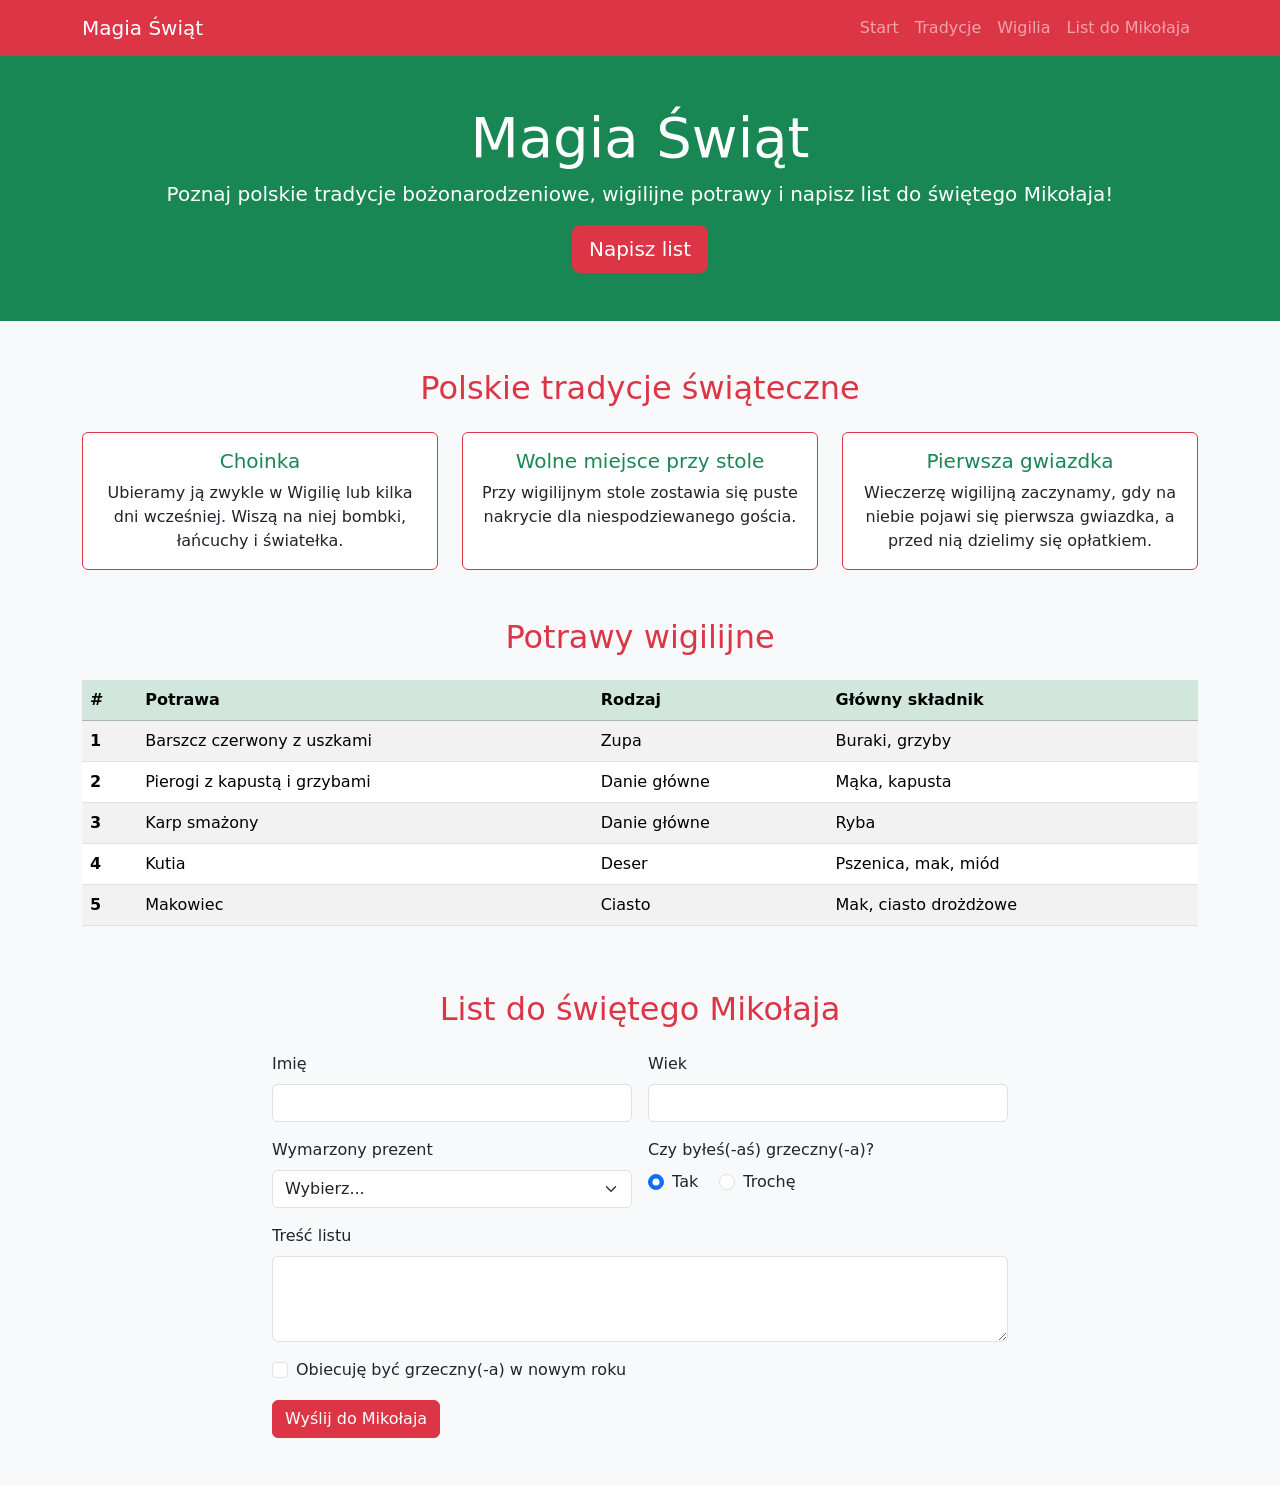
<file: boostrap/index.html>
<!DOCTYPE html>
<html lang="pl">
<head>
  <meta charset="UTF-8">
  <meta name="viewport" content="width=device-width, initial-scale=1">
  <title>Magia Świąt</title>
  <link href="https://cdn.jsdelivr.net/npm/bootstrap@5.3.3/dist/css/bootstrap.min.css" rel="stylesheet">
</head>
<body class="bg-light">

  <nav class="navbar navbar-expand-lg navbar-dark bg-danger sticky-top">
    <div class="container">
      <a class="navbar-brand" href="#div1"> Magia Świąt</a>
      <button class="navbar-toggler" type="button">
        <span class="navbar-toggler-icon"></span>
      </button>
      <div class="collapse navbar-collapse" id="menu1">
        <ul class="navbar-nav ms-auto">
          <li class="nav-item"><a class="nav-link" href="#div1">Start</a></li>
          <li class="nav-item"><a class="nav-link" href="#div2">Tradycje</a></li>
          <li class="nav-item"><a class="nav-link" href="#div3">Wigilia</a></li>
          <li class="nav-item"><a class="nav-link" href="#div4">List do Mikołaja</a></li>
        </ul>
      </div>
    </div>
  </nav>

  <header id="div1" class="bg-success text-white text-center py-5">
    <div class="container">
      <h1 class="display-4">Magia Świąt</h1>
      <p class="lead">Poznaj polskie tradycje bożonarodzeniowe, wigilijne potrawy i napisz list do świętego Mikołaja!</p>
      <a href="#div4" class="btn btn-danger btn-lg">Napisz list </a>
    </div>
  </header>

  <main class="container my-5">

    <section id="div2" class="mb-5">
      <h2 class="text-center text-danger mb-4"> Polskie tradycje świąteczne</h2>
      <div class="row g-4">
        <div class="col-12 col-md-6 col-lg-4">
          <div class="card h-100 border-danger">
            <div class="card-body text-center">
              <div class="display-5"></div>
              <h3 class="card-title h5 text-success">Choinka</h3>
              <p class="card-text">Ubieramy ją zwykle w Wigilię lub kilka dni wcześniej. Wiszą na niej bombki, łańcuchy i światełka.</p>
            </div>
          </div>
        </div>
        <div class="col-12 col-md-6 col-lg-4">
          <div class="card h-100 border-danger">
            <div class="card-body text-center">
              <div class="display-5"></div>
              <h3 class="card-title h5 text-success">Wolne miejsce przy stole</h3>
              <p class="card-text">Przy wigilijnym stole zostawia się puste nakrycie dla niespodziewanego gościa.</p>
            </div>
          </div>
        </div>
        <div class="col-12 col-md-12 col-lg-4">
          <div class="card h-100 border-danger">
            <div class="card-body text-center">
              <div class="display-5"></div>
              <h3 class="card-title h5 text-success">Pierwsza gwiazdka</h3>
              <p class="card-text">Wieczerzę wigilijną zaczynamy, gdy na niebie pojawi się pierwsza gwiazdka, a przed nią dzielimy się opłatkiem.</p>
            </div>
          </div>
        </div>
      </div>
    </section>

    <section id="div3" class="mb-5">
      <h2 class="text-center text-danger mb-4"> Potrawy wigilijne</h2>
      <div class="table-responsive">
        <table id="tabela1" class="table table-striped table-hover align-middle">
          <thead class="table-success">
            <tr>
              <th scope="col">#</th>
              <th scope="col">Potrawa</th>
              <th scope="col">Rodzaj</th>
              <th scope="col">Główny składnik</th>
            </tr>
          </thead>
          <tbody>
            <tr>
              <th scope="row">1</th>
              <td>Barszcz czerwony z uszkami</td>
              <td>Zupa</td>
              <td>Buraki, grzyby</td>
            </tr>
            <tr>
              <th scope="row">2</th>
              <td>Pierogi z kapustą i grzybami</td>
              <td>Danie główne</td>
              <td>Mąka, kapusta</td>
            </tr>
            <tr>
              <th scope="row">3</th>
              <td>Karp smażony</td>
              <td>Danie główne</td>
              <td>Ryba</td>
            </tr>
            <tr>
              <th scope="row">4</th>
              <td>Kutia</td>
              <td>Deser</td>
              <td>Pszenica, mak, miód</td>
            </tr>
            <tr>
              <th scope="row">5</th>
              <td>Makowiec</td>
              <td>Ciasto</td>
              <td>Mak, ciasto drożdżowe</td>
            </tr>
          </tbody>
        </table>
      </div>
    </section>

    <section id="div4" class="mb-5">
      <h2 class="text-center text-danger mb-4"> List do świętego Mikołaja</h2>
      <div class="row justify-content-center">
        <div class="col-12 col-md-10 col-lg-8">
          <form id="formularz1" class="row g-3 needs-validation" novalidate>
            <div class="col-md-6">
              <label for="pole1" class="form-label">Imię</label>
              <input type="text" class="form-control" id="pole1" required>
              <div class="invalid-feedback">Podaj imię.</div>
            </div>
            <div class="col-md-6">
              <label for="pole2" class="form-label">Wiek</label>
              <input type="number" class="form-control" id="pole2" min="1" max="120" required>
              <div class="invalid-feedback">Podaj wiek (1–120).</div>
            </div>
            <div class="col-md-6">
              <label for="pole3" class="form-label">Wymarzony prezent</label>
              <select class="form-select" id="pole3" required>
                <option value="" selected disabled>Wybierz...</option>
                <option>Książka</option>
                <option>Gra planszowa</option>
                <option>Słuchawki</option>
                <option>Ciepły sweter</option>
                <option>Inny (opisz poniżej)</option>
              </select>
              <div class="invalid-feedback">Wybierz prezent.</div>
            </div>
            <div class="col-md-6">
              <label class="form-label d-block">Czy byłeś(-aś) grzeczny(-a)?</label>
              <div class="form-check form-check-inline">
                <input class="form-check-input" type="radio" name="radio" id="radio1" value="tak" checked>
                <label class="form-check-label" for="radio1">Tak</label>
              </div>
              <div class="form-check form-check-inline">
                <input class="form-check-input" type="radio" name="radio" id="radio2" value="troche">
                <label class="form-check-label" for="radio2">Trochę</label>
              </div>
            </div>
            <div class="col-12">
              <label for="pole4" class="form-label">Treść listu</label>
              <textarea class="form-control" id="pole4" rows="3" required></textarea>
              <div class="invalid-feedback">Napisz kilka słów do Mikołaja.</div>
            </div>
            <div class="col-12">
              <div class="form-check">
                <input class="form-check-input" type="checkbox" id="pole5" required>
                <label class="form-check-label" for="pole5">Obiecuję być grzeczny(-a) w nowym roku</label>
                <div class="invalid-feedback">Zaznacz, aby wysłać list.</div>
              </div>
            </div>
            <div class="col-12">
              <button class="btn btn-danger" type="submit">Wyślij do Mikołaja</button>
            </div>
          </form>
          <div id="komunikat1" class="alert alert-success mt-3 d-none" role="alert">
            Twój list został wysłany na Biegun Północny. Wesołych Świąt!
          </div>
        </div>
      </div>
    </section>

  </main>

  <script src="https://cdn.jsdelivr.net/npm/bootstrap@5.3.3/dist/js/bootstrap.bundle.min.js"></script>
  <script>
    const form = document.getElementById('formularz1');
    form.addEventListener('submit', function (e) {
      e.preventDefault();
      if (form.checkValidity()) {
        document.getElementById('komunikat1').classList.remove('d-none');
        form.reset();
        form.classList.remove('was-validated');
      } else {
        form.classList.add('was-validated');
      }
    });
  </script>
</body>
</html>
</file>
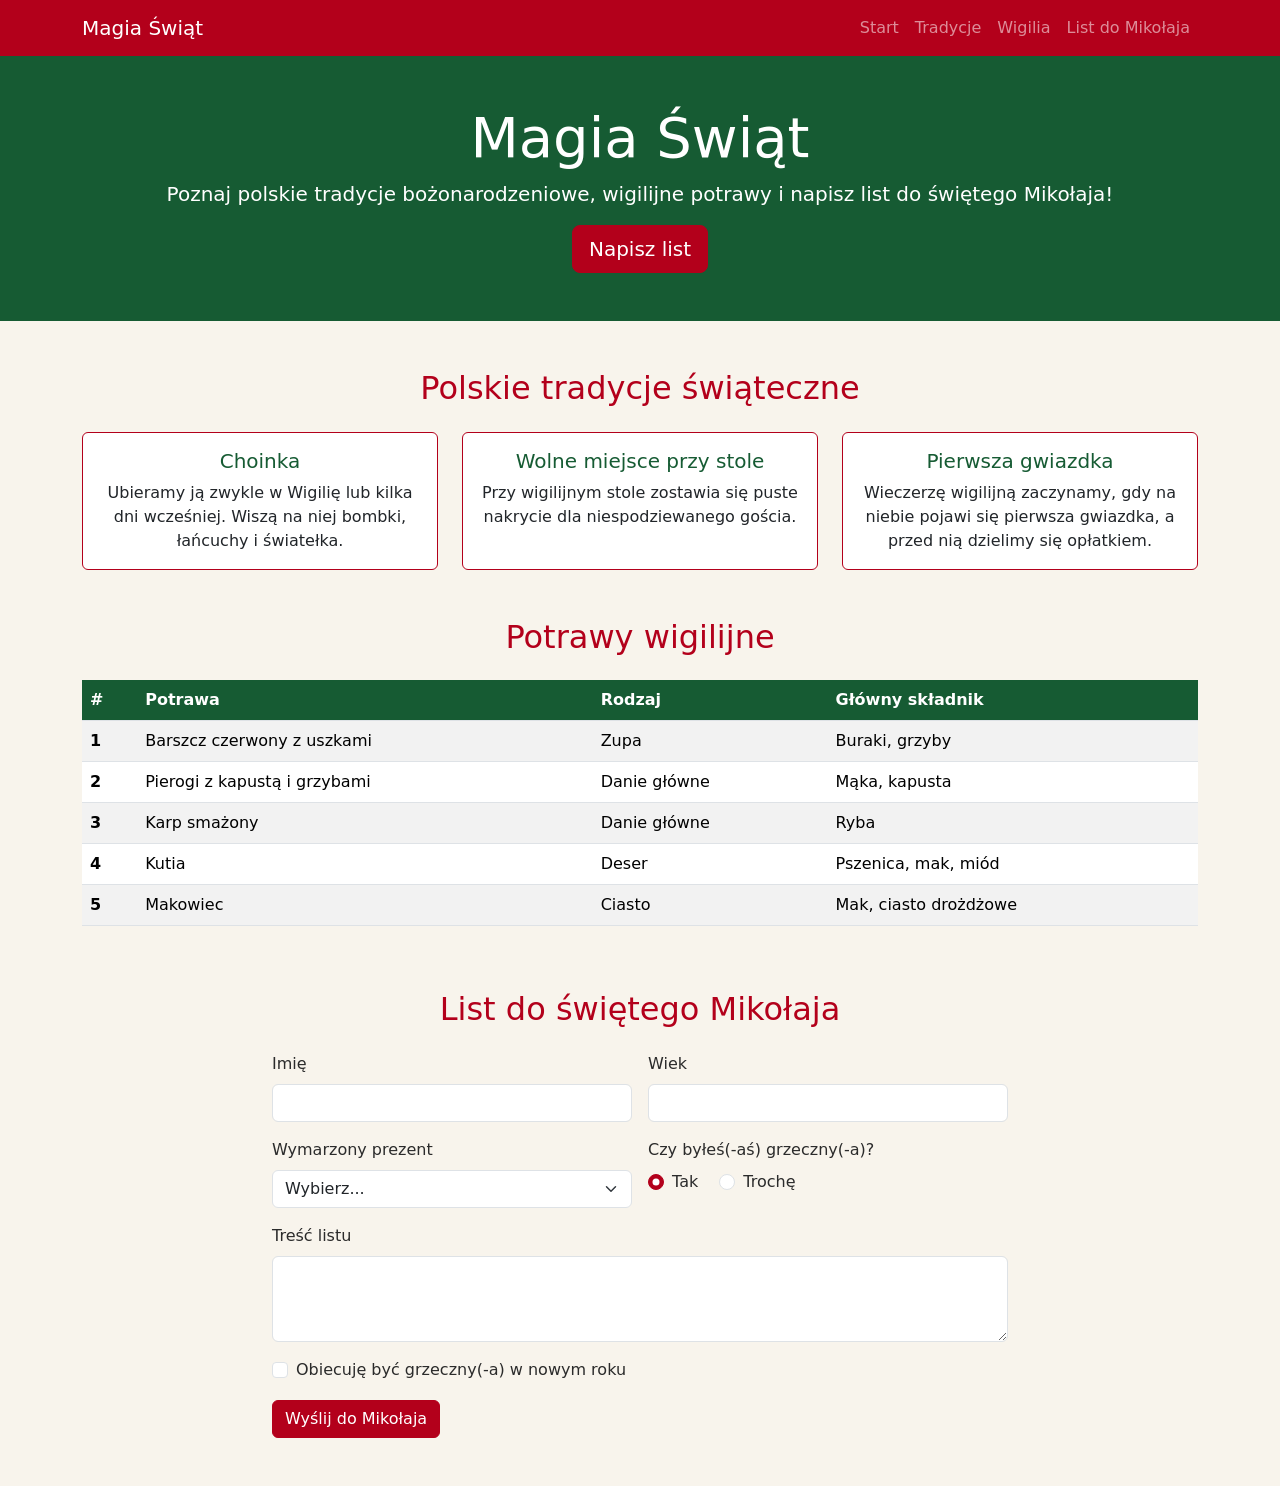
<file: boostrap/index-samhtml.html>
<!DOCTYPE html>
<html lang="pl">
<head>
  <meta charset="UTF-8">
  <meta name="viewport" content="width=device-width, initial-scale=1">
  <title>Magia Świąt</title>
  <link href="https://cdn.jsdelivr.net/npm/bootstrap@5.3.3/dist/css/bootstrap.min.css" rel="stylesheet">
  <link href="css.css" rel="stylesheet">
</head>
<body>

  <!-- NAWIGACJA -->
  <nav class="navbar navbar-expand-lg navbar-dark sticky-top">
    <div class="container">
      <a class="navbar-brand" href="#div1"> Magia Świąt</a>
      <button class="navbar-toggler" type="button" data-bs-toggle="collapse" data-bs-target="#menu1"
              aria-controls="menu1" aria-expanded="false" aria-label="Pokaż menu">
        <span class="navbar-toggler-icon"></span>
      </button>
      <div class="collapse navbar-collapse" id="menu1">
        <ul class="navbar-nav ms-auto">
          <li class="nav-item"><a class="nav-link" href="#div1">Start</a></li>
          <li class="nav-item"><a class="nav-link" href="#div2">Tradycje</a></li>
          <li class="nav-item"><a class="nav-link" href="#div3">Wigilia</a></li>
          <li class="nav-item"><a class="nav-link" href="#div4">List do Mikołaja</a></li>
        </ul>
      </div>
    </div>
  </nav>

  <!-- BANER -->
  <header id="div1" class="text-center py-5">
    <div class="container">
      <h1 class="display-4">Magia Świąt</h1>
      <p class="lead">Poznaj polskie tradycje bożonarodzeniowe, wigilijne potrawy i napisz list do świętego Mikołaja!</p>
      <a href="#div4" class="btn btn-lg">Napisz list </a>
    </div>
  </header>

  <main class="container my-5">

    <!-- SEKCJA Z SIATKĄ (karty) -->
    <section id="div2" class="mb-5">
      <h2 class="text-center mb-4"> Polskie tradycje świąteczne</h2>
      <div class="row g-4">
        <div class="col-12 col-md-6 col-lg-4">
          <div class="card h-100">
            <div class="card-body text-center">
              <div class="display-5"></div>
              <h3 class="card-title h5">Choinka</h3>
              <p class="card-text">Ubieramy ją zwykle w Wigilię lub kilka dni wcześniej. Wiszą na niej bombki, łańcuchy i światełka.</p>
            </div>
          </div>
        </div>
        <div class="col-12 col-md-6 col-lg-4">
          <div class="card h-100">
            <div class="card-body text-center">
              <div class="display-5"></div>
              <h3 class="card-title h5">Wolne miejsce przy stole</h3>
              <p class="card-text">Przy wigilijnym stole zostawia się puste nakrycie dla niespodziewanego gościa.</p>
            </div>
          </div>
        </div>
        <div class="col-12 col-md-12 col-lg-4">
          <div class="card h-100">
            <div class="card-body text-center">
              <div class="display-5"></div>
              <h3 class="card-title h5">Pierwsza gwiazdka</h3>
              <p class="card-text">Wieczerzę wigilijną zaczynamy, gdy na niebie pojawi się pierwsza gwiazdka, a przed nią dzielimy się opłatkiem.</p>
            </div>
          </div>
        </div>
      </div>
    </section>

    <!-- TABELA -->
    <section id="div3" class="mb-5">
      <h2 class="text-center mb-4"> Potrawy wigilijne</h2>
      <div class="table-responsive">
        <table id="tabela1" class="table table-striped table-hover align-middle">
          <thead>
            <tr>
              <th scope="col">#</th>
              <th scope="col">Potrawa</th>
              <th scope="col">Rodzaj</th>
              <th scope="col">Główny składnik</th>
            </tr>
          </thead>
          <tbody>
            <tr>
              <th scope="row">1</th>
              <td>Barszcz czerwony z uszkami</td>
              <td>Zupa</td>
              <td>Buraki, grzyby</td>
            </tr>
            <tr>
              <th scope="row">2</th>
              <td>Pierogi z kapustą i grzybami</td>
              <td>Danie główne</td>
              <td>Mąka, kapusta</td>
            </tr>
            <tr>
              <th scope="row">3</th>
              <td>Karp smażony</td>
              <td>Danie główne</td>
              <td>Ryba</td>
            </tr>
            <tr>
              <th scope="row">4</th>
              <td>Kutia</td>
              <td>Deser</td>
              <td>Pszenica, mak, miód</td>
            </tr>
            <tr>
              <th scope="row">5</th>
              <td>Makowiec</td>
              <td>Ciasto</td>
              <td>Mak, ciasto drożdżowe</td>
            </tr>
          </tbody>
        </table>
      </div>
    </section>

    <!-- FORMULARZ -->
    <section id="div4" class="mb-5">
      <h2 class="text-center mb-4"> List do świętego Mikołaja</h2>
      <div class="row justify-content-center">
        <div class="col-12 col-md-10 col-lg-8">
          <form id="formularz1" class="row g-3 needs-validation" novalidate>
            <div class="col-md-6">
              <label for="pole1" class="form-label">Imię</label>
              <input type="text" class="form-control" id="pole1" required>
              <div class="invalid-feedback">Podaj imię.</div>
            </div>
            <div class="col-md-6">
              <label for="pole2" class="form-label">Wiek</label>
              <input type="number" class="form-control" id="pole2" min="1" max="120" required>
              <div class="invalid-feedback">Podaj wiek (1–120).</div>
            </div>
            <div class="col-md-6">
              <label for="pole3" class="form-label">Wymarzony prezent</label>
              <select class="form-select" id="pole3" required>
                <option value="" selected disabled>Wybierz...</option>
                <option>Książka</option>
                <option>Gra planszowa</option>
                <option>Słuchawki</option>
                <option>Ciepły sweter</option>
                <option>Inny (opisz poniżej)</option>
              </select>
              <div class="invalid-feedback">Wybierz prezent.</div>
            </div>
            <div class="col-md-6">
              <label class="form-label d-block">Czy byłeś(-aś) grzeczny(-a)?</label>
              <div class="form-check form-check-inline">
                <input class="form-check-input" type="radio" name="radio" id="radio1" value="tak" checked>
                <label class="form-check-label" for="radio1">Tak</label>
              </div>
              <div class="form-check form-check-inline">
                <input class="form-check-input" type="radio" name="radio" id="radio2" value="troche">
                <label class="form-check-label" for="radio2">Trochę</label>
              </div>
            </div>
            <div class="col-12">
              <label for="pole4" class="form-label">Treść listu</label>
              <textarea class="form-control" id="pole4" rows="3" required></textarea>
              <div class="invalid-feedback">Napisz kilka słów do Mikołaja.</div>
            </div>
            <div class="col-12">
              <div class="form-check">
                <input class="form-check-input" type="checkbox" id="pole5" required>
                <label class="form-check-label" for="pole5">Obiecuję być grzeczny(-a) w nowym roku</label>
                <div class="invalid-feedback">Zaznacz, aby wysłać list.</div>
              </div>
            </div>
            <div class="col-12">
              <button class="btn" type="submit">Wyślij do Mikołaja</button>
            </div>
          </form>
          <div id="komunikat1" class="alert mt-3 d-none" role="alert">
            🎁 Twój list został wysłany na Biegun Północny. Wesołych Świąt!
          </div>
        </div>
      </div>
    </section>

  </main>

  <script src="https://cdn.jsdelivr.net/npm/bootstrap@5.3.3/dist/js/bootstrap.bundle.min.js"></script>
  <script>
    // Walidacja formularza (klasy Bootstrapa)
    const form = document.getElementById('formularz1');
    form.addEventListener('submit', function (e) {
      e.preventDefault();
      if (form.checkValidity()) {
        document.getElementById('komunikat1').classList.remove('d-none');
        form.reset();
        form.classList.remove('was-validated');
      } else {
        form.classList.add('was-validated');
      }
    });
  </script>
</body>
</html>
</file>
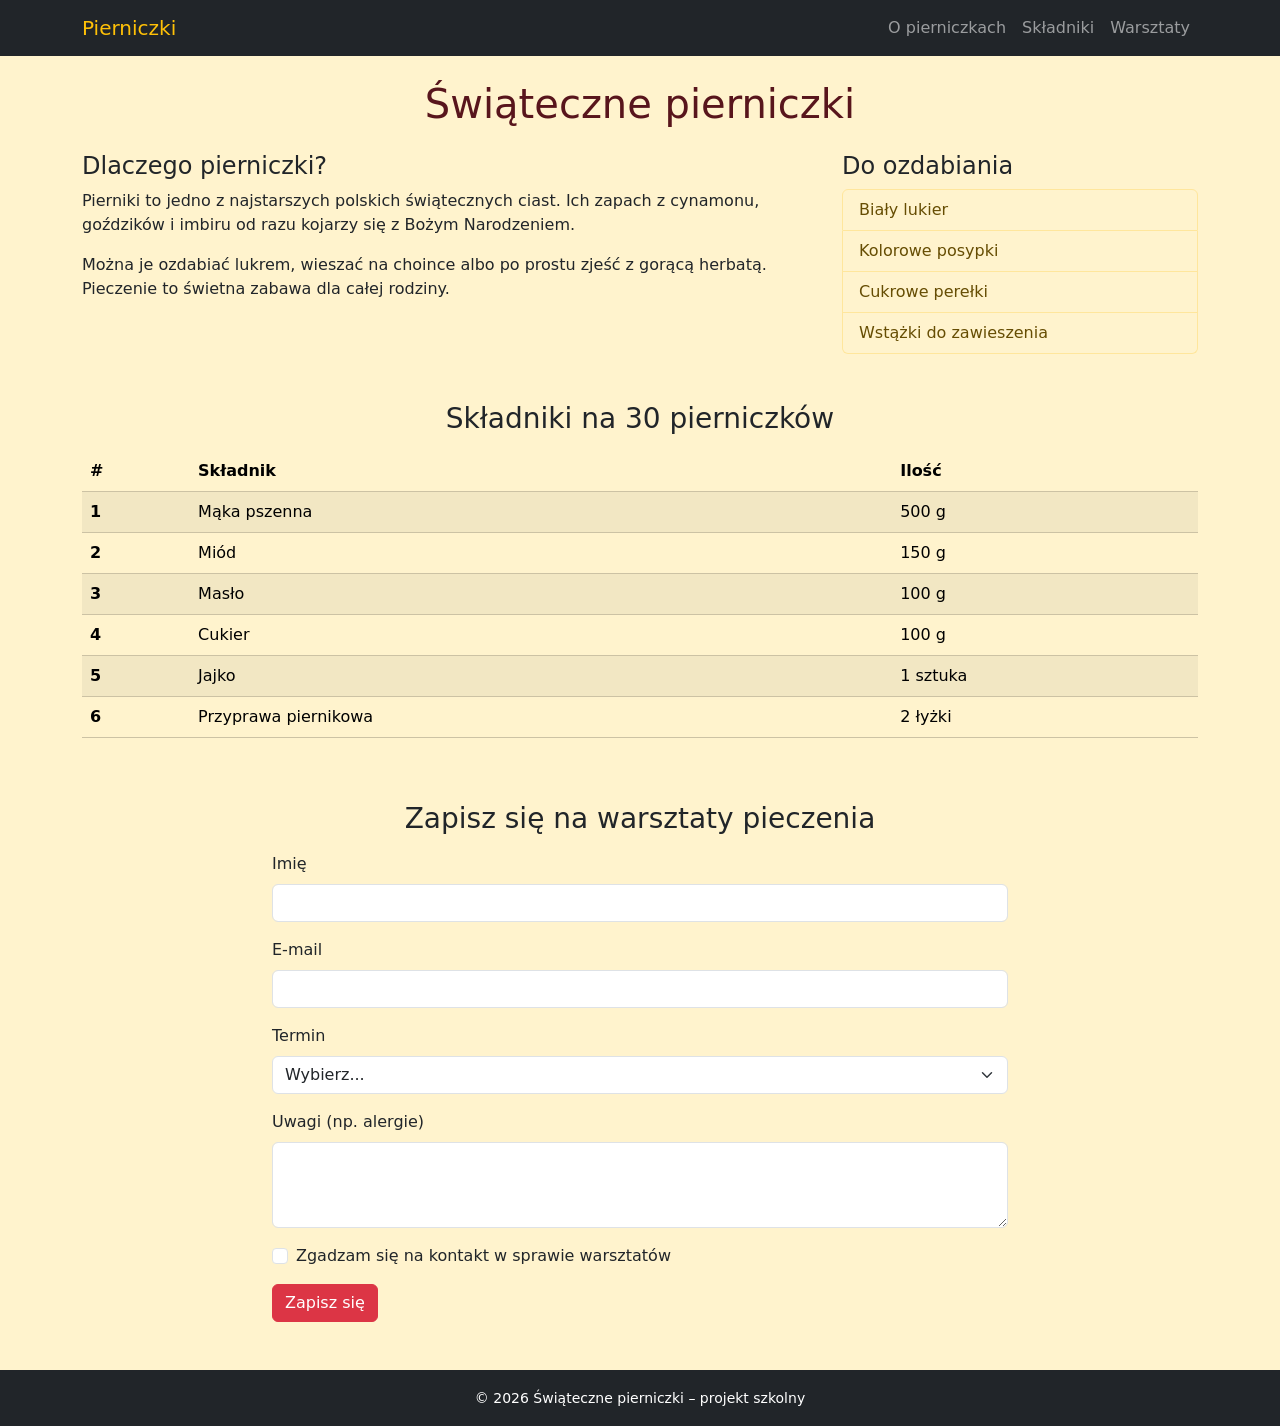
<file: boostrap/prosta-1plik.html>
<!DOCTYPE html>
<html lang="pl">
<head>
  <meta charset="UTF-8">
  <meta name="viewport" content="width=device-width, initial-scale=1">
  <title>Świąteczne pierniczki</title>
  <link href="https://cdn.jsdelivr.net/npm/bootstrap@5.3.3/dist/css/bootstrap.min.css" rel="stylesheet">
</head>
<body class="bg-warning-subtle">

  <!-- NAWIGACJA -->
  <nav class="navbar navbar-expand-md navbar-dark bg-dark">
    <div class="container">
      <a class="navbar-brand text-warning" href="#div1">Pierniczki</a>
      <button class="navbar-toggler" type="button" data-bs-toggle="collapse" data-bs-target="#menu1"
              aria-controls="menu1" aria-expanded="false" aria-label="Pokaż menu">
        <span class="navbar-toggler-icon"></span>
      </button>
      <div class="collapse navbar-collapse" id="menu1">
        <ul class="navbar-nav ms-auto">
          <li class="nav-item"><a class="nav-link" href="#div1">O pierniczkach</a></li>
          <li class="nav-item"><a class="nav-link" href="#div2">Składniki</a></li>
          <li class="nav-item"><a class="nav-link" href="#div3">Warsztaty</a></li>
        </ul>
      </div>
    </div>
  </nav>

  <main class="container my-4">

    <!-- TYTUŁ + DWIE KOLUMNY -->
    <section id="div1" class="mb-5">
      <h1 class="text-center text-danger-emphasis my-4">Świąteczne pierniczki</h1>
      <div class="row g-4">
        <div class="col-md-8">
          <h2 class="h4">Dlaczego pierniczki?</h2>
          <p>Pierniki to jedno z najstarszych polskich świątecznych ciast. Ich zapach z cynamonu, goździków i imbiru od razu kojarzy się z Bożym Narodzeniem.</p>
          <p>Można je ozdabiać lukrem, wieszać na choince albo po prostu zjeść z gorącą herbatą. Pieczenie to świetna zabawa dla całej rodziny.</p>
        </div>
        <div class="col-md-4">
          <h2 class="h4">Do ozdabiania</h2>
          <ul class="list-group">
            <li class="list-group-item list-group-item-warning">Biały lukier</li>
            <li class="list-group-item list-group-item-warning">Kolorowe posypki</li>
            <li class="list-group-item list-group-item-warning">Cukrowe perełki</li>
            <li class="list-group-item list-group-item-warning">Wstążki do zawieszenia</li>
          </ul>
        </div>
      </div>
    </section>

    <!-- TABELA -->
    <section id="div2" class="mb-5">
      <h2 class="h3 text-center mb-3">Składniki na 30 pierniczków</h2>
      <div class="table-responsive">
        <table id="tabela1" class="table table-warning table-striped">
          <thead>
            <tr>
              <th scope="col">#</th>
              <th scope="col">Składnik</th>
              <th scope="col">Ilość</th>
            </tr>
          </thead>
          <tbody>
            <tr>
              <th scope="row">1</th>
              <td>Mąka pszenna</td>
              <td>500 g</td>
            </tr>
            <tr>
              <th scope="row">2</th>
              <td>Miód</td>
              <td>150 g</td>
            </tr>
            <tr>
              <th scope="row">3</th>
              <td>Masło</td>
              <td>100 g</td>
            </tr>
            <tr>
              <th scope="row">4</th>
              <td>Cukier</td>
              <td>100 g</td>
            </tr>
            <tr>
              <th scope="row">5</th>
              <td>Jajko</td>
              <td>1 sztuka</td>
            </tr>
            <tr>
              <th scope="row">6</th>
              <td>Przyprawa piernikowa</td>
              <td>2 łyżki</td>
            </tr>
          </tbody>
        </table>
      </div>
    </section>

    <!-- FORMULARZ -->
    <section id="div3" class="mb-5">
      <h2 class="h3 text-center mb-3">Zapisz się na warsztaty pieczenia</h2>
      <div class="row justify-content-center">
        <div class="col-md-8">
          <form id="formularz1" onsubmit="alert('Dziękujemy za zapis! Do zobaczenia na warsztatach.'); return false;">
            <div class="mb-3">
              <label for="pole1" class="form-label">Imię</label>
              <input type="text" class="form-control" id="pole1" required>
            </div>
            <div class="mb-3">
              <label for="pole2" class="form-label">E-mail</label>
              <input type="email" class="form-control" id="pole2" required>
            </div>
            <div class="mb-3">
              <label for="pole3" class="form-label">Termin</label>
              <select class="form-select" id="pole3" required>
                <option value="" selected disabled>Wybierz...</option>
                <option>Niedziela, 6 grudnia</option>
                <option>Sobota, 12 grudnia</option>
                <option>Sobota, 19 grudnia</option>
              </select>
            </div>
            <div class="mb-3">
              <label for="pole4" class="form-label">Uwagi (np. alergie)</label>
              <textarea class="form-control" id="pole4" rows="3"></textarea>
            </div>
            <div class="form-check mb-3">
              <input class="form-check-input" type="checkbox" id="pole5" required>
              <label class="form-check-label" for="pole5">Zgadzam się na kontakt w sprawie warsztatów</label>
            </div>
            <button type="submit" class="btn btn-danger">Zapisz się</button>
          </form>
        </div>
      </div>
    </section>

  </main>

  <!-- STOPKA -->
  <footer class="bg-dark text-white text-center py-3">
    <small>&copy; 2026 Świąteczne pierniczki – projekt szkolny</small>
  </footer>

  <script src="https://cdn.jsdelivr.net/npm/bootstrap@5.3.3/dist/js/bootstrap.bundle.min.js"></script>
</body>
</html>
</file>
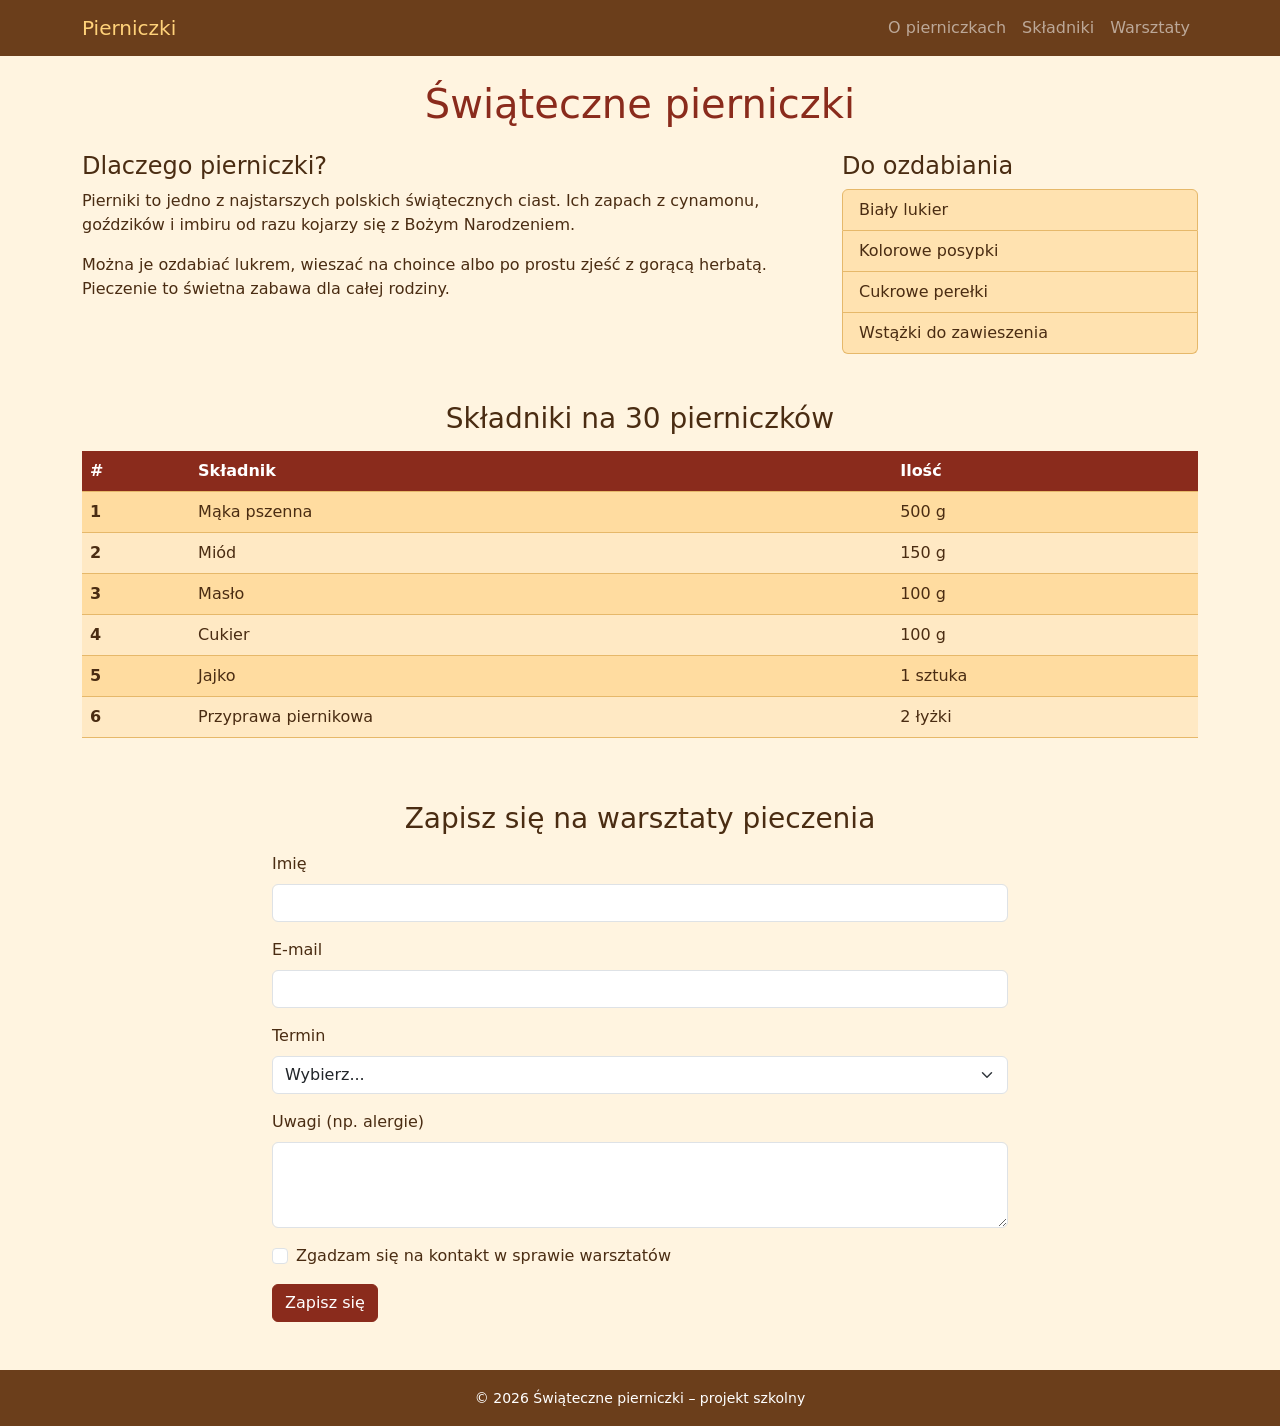
<file: boostrap/prosta-2pliki.html>
<!DOCTYPE html>
<html lang="pl">
<head>
  <meta charset="UTF-8">
  <meta name="viewport" content="width=device-width, initial-scale=1">
  <title>Świąteczne pierniczki</title>
  <link href="https://cdn.jsdelivr.net/npm/bootstrap@5.3.3/dist/css/bootstrap.min.css" rel="stylesheet">
  <link href="prosta.css" rel="stylesheet">
</head>
<body>

  <!-- NAWIGACJA -->
  <nav class="navbar navbar-expand-md navbar-dark">
    <div class="container">
      <a class="navbar-brand" href="#div1">Pierniczki</a>
      <button class="navbar-toggler" type="button" data-bs-toggle="collapse" data-bs-target="#menu1"
              aria-controls="menu1" aria-expanded="false" aria-label="Pokaż menu">
        <span class="navbar-toggler-icon"></span>
      </button>
      <div class="collapse navbar-collapse" id="menu1">
        <ul class="navbar-nav ms-auto">
          <li class="nav-item"><a class="nav-link" href="#div1">O pierniczkach</a></li>
          <li class="nav-item"><a class="nav-link" href="#div2">Składniki</a></li>
          <li class="nav-item"><a class="nav-link" href="#div3">Warsztaty</a></li>
        </ul>
      </div>
    </div>
  </nav>

  <main class="container my-4">

    <!-- TYTUŁ + DWIE KOLUMNY -->
    <section id="div1" class="mb-5">
      <h1 class="text-center my-4">Świąteczne pierniczki</h1>
      <div class="row g-4">
        <div class="col-md-8">
          <h2 class="h4">Dlaczego pierniczki?</h2>
          <p>Pierniki to jedno z najstarszych polskich świątecznych ciast. Ich zapach z cynamonu, goździków i imbiru od razu kojarzy się z Bożym Narodzeniem.</p>
          <p>Można je ozdabiać lukrem, wieszać na choince albo po prostu zjeść z gorącą herbatą. Pieczenie to świetna zabawa dla całej rodziny.</p>
        </div>
        <div class="col-md-4">
          <h2 class="h4">Do ozdabiania</h2>
          <ul class="list-group">
            <li class="list-group-item">Biały lukier</li>
            <li class="list-group-item">Kolorowe posypki</li>
            <li class="list-group-item">Cukrowe perełki</li>
            <li class="list-group-item">Wstążki do zawieszenia</li>
          </ul>
        </div>
      </div>
    </section>

    <!-- TABELA -->
    <section id="div2" class="mb-5">
      <h2 class="h3 text-center mb-3">Składniki na 30 pierniczków</h2>
      <div class="table-responsive">
        <table id="tabela1" class="table table-striped">
          <thead>
            <tr>
              <th scope="col">#</th>
              <th scope="col">Składnik</th>
              <th scope="col">Ilość</th>
            </tr>
          </thead>
          <tbody>
            <tr>
              <th scope="row">1</th>
              <td>Mąka pszenna</td>
              <td>500 g</td>
            </tr>
            <tr>
              <th scope="row">2</th>
              <td>Miód</td>
              <td>150 g</td>
            </tr>
            <tr>
              <th scope="row">3</th>
              <td>Masło</td>
              <td>100 g</td>
            </tr>
            <tr>
              <th scope="row">4</th>
              <td>Cukier</td>
              <td>100 g</td>
            </tr>
            <tr>
              <th scope="row">5</th>
              <td>Jajko</td>
              <td>1 sztuka</td>
            </tr>
            <tr>
              <th scope="row">6</th>
              <td>Przyprawa piernikowa</td>
              <td>2 łyżki</td>
            </tr>
          </tbody>
        </table>
      </div>
    </section>

    <!-- FORMULARZ -->
    <section id="div3" class="mb-5">
      <h2 class="h3 text-center mb-3">Zapisz się na warsztaty pieczenia</h2>
      <div class="row justify-content-center">
        <div class="col-md-8">
          <form id="formularz1" onsubmit="alert('Dziękujemy za zapis! Do zobaczenia na warsztatach.'); return false;">
            <div class="mb-3">
              <label for="pole1" class="form-label">Imię</label>
              <input type="text" class="form-control" id="pole1" required>
            </div>
            <div class="mb-3">
              <label for="pole2" class="form-label">E-mail</label>
              <input type="email" class="form-control" id="pole2" required>
            </div>
            <div class="mb-3">
              <label for="pole3" class="form-label">Termin</label>
              <select class="form-select" id="pole3" required>
                <option value="" selected disabled>Wybierz...</option>
                <option>Niedziela, 6 grudnia</option>
                <option>Sobota, 12 grudnia</option>
                <option>Sobota, 19 grudnia</option>
              </select>
            </div>
            <div class="mb-3">
              <label for="pole4" class="form-label">Uwagi (np. alergie)</label>
              <textarea class="form-control" id="pole4" rows="3"></textarea>
            </div>
            <div class="form-check mb-3">
              <input class="form-check-input" type="checkbox" id="pole5" required>
              <label class="form-check-label" for="pole5">Zgadzam się na kontakt w sprawie warsztatów</label>
            </div>
            <button type="submit" class="btn">Zapisz się</button>
          </form>
        </div>
      </div>
    </section>

  </main>

  <!-- STOPKA -->
  <footer class="text-center py-3">
    <small>&copy; 2026 Świąteczne pierniczki – projekt szkolny</small>
  </footer>

  <script src="https://cdn.jsdelivr.net/npm/bootstrap@5.3.3/dist/js/bootstrap.bundle.min.js"></script>
</body>
</html>
</file>
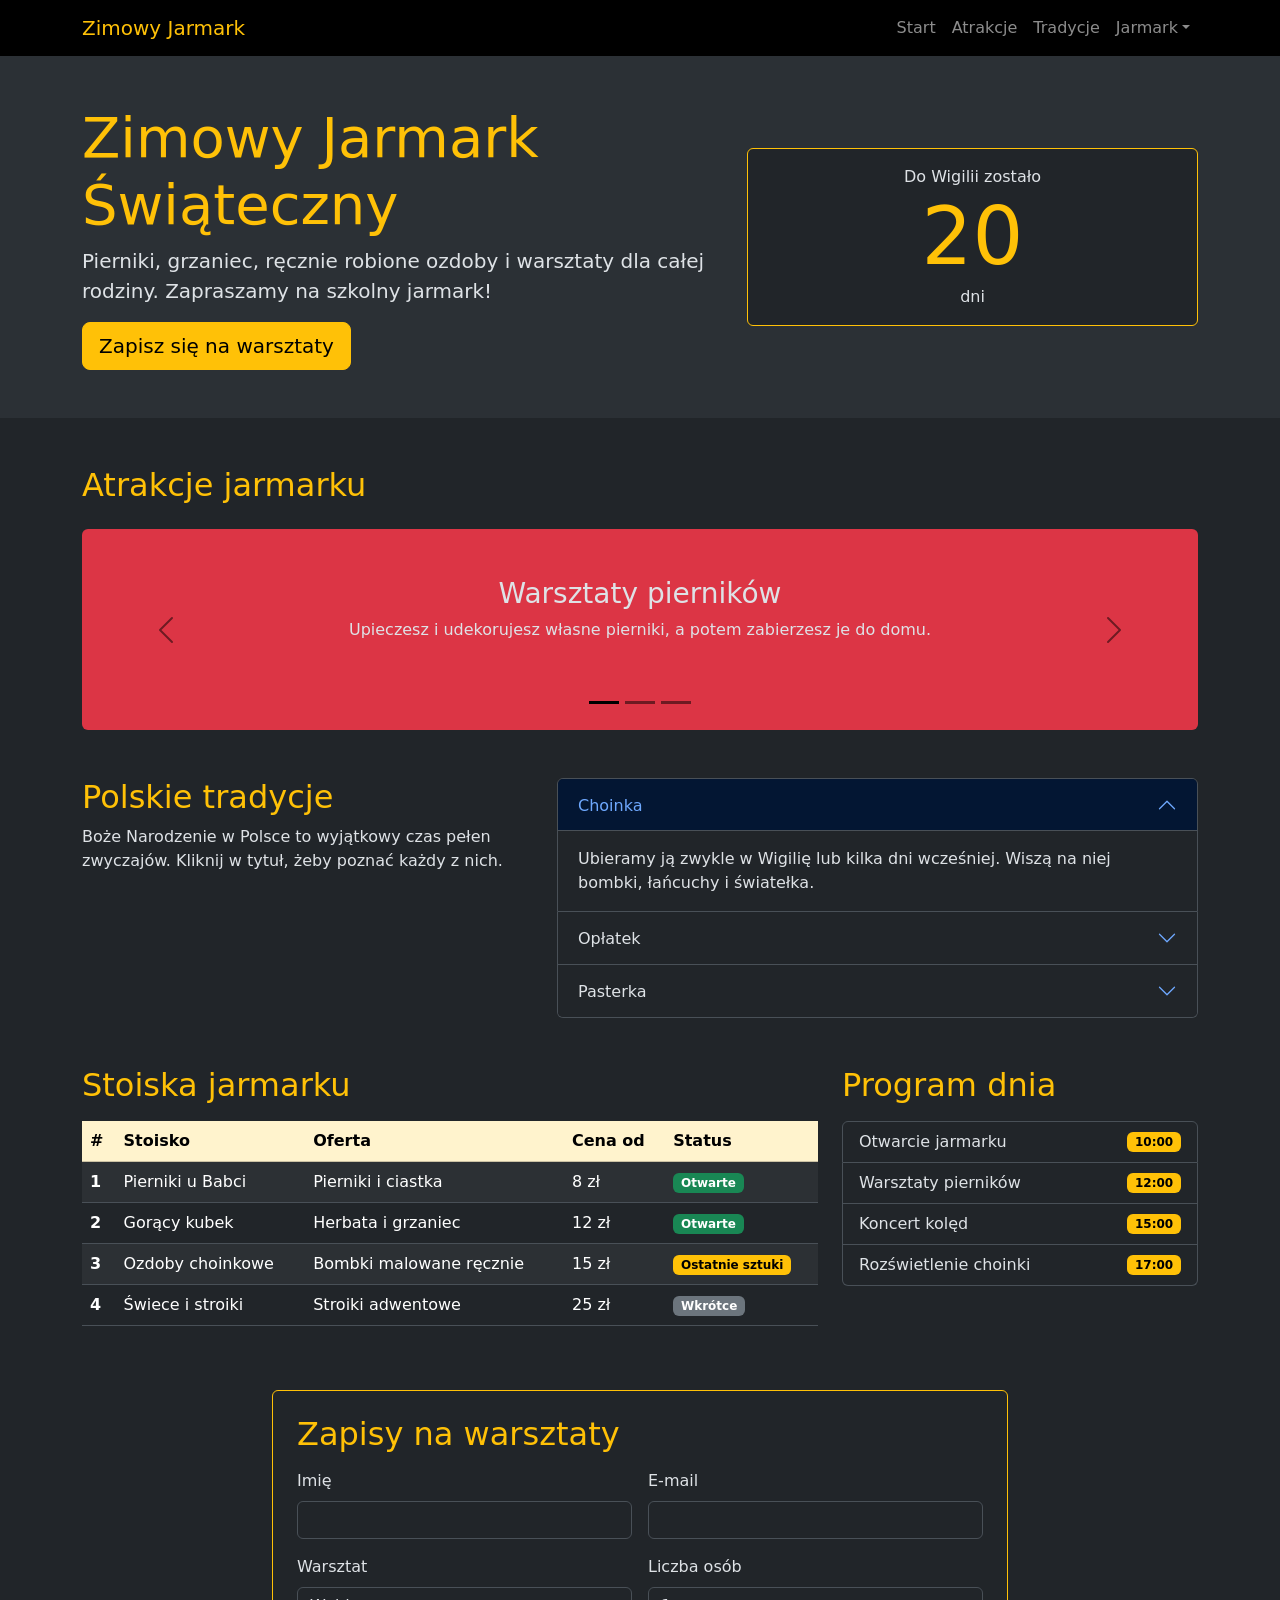
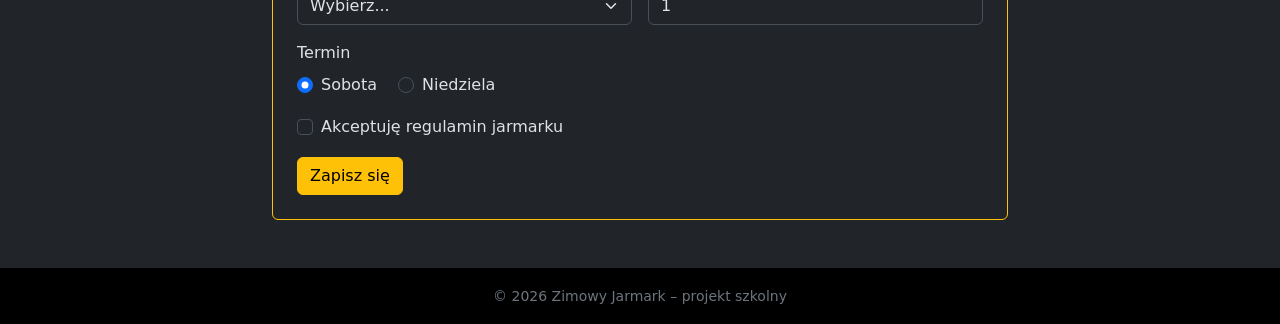
<file: boostrap/zaawansowana-1plik.html>
<!DOCTYPE html>
<html lang="pl" data-bs-theme="dark">
<head>
  <meta charset="UTF-8">
  <meta name="viewport" content="width=device-width, initial-scale=1">
  <title>Zimowy Jarmark</title>
  <link href="https://cdn.jsdelivr.net/npm/bootstrap@5.3.3/dist/css/bootstrap.min.css" rel="stylesheet">
</head>
<body>

  <!-- NAWIGACJA (z rozwijanym menu) -->
  <nav class="navbar navbar-expand-lg navbar-dark bg-black sticky-top">
    <div class="container">
      <a class="navbar-brand text-warning" href="#div1">Zimowy Jarmark</a>
      <button class="navbar-toggler" type="button" data-bs-toggle="collapse" data-bs-target="#menu1"
              aria-controls="menu1" aria-expanded="false" aria-label="Pokaż menu">
        <span class="navbar-toggler-icon"></span>
      </button>
      <div class="collapse navbar-collapse" id="menu1">
        <ul class="navbar-nav ms-auto">
          <li class="nav-item"><a class="nav-link" href="#div1">Start</a></li>
          <li class="nav-item"><a class="nav-link" href="#div2">Atrakcje</a></li>
          <li class="nav-item"><a class="nav-link" href="#div3">Tradycje</a></li>
          <li class="nav-item dropdown">
            <a class="nav-link dropdown-toggle" href="#" role="button" data-bs-toggle="dropdown" aria-expanded="false">Jarmark</a>
            <ul class="dropdown-menu dropdown-menu-end">
              <li><a class="dropdown-item" href="#div4">Stoiska i program</a></li>
              <li><a class="dropdown-item" href="#div5">Zapisy na warsztaty</a></li>
            </ul>
          </li>
        </ul>
      </div>
    </div>
  </nav>

  <!-- BANER + ODLICZANIE -->
  <header id="div1" class="py-5 bg-body-tertiary">
    <div class="container">
      <div class="row align-items-center g-4">
        <div class="col-lg-7">
          <h1 class="display-4 text-warning">Zimowy Jarmark Świąteczny</h1>
          <p class="lead">Pierniki, grzaniec, ręcznie robione ozdoby i warsztaty dla całej rodziny. Zapraszamy na szkolny jarmark!</p>
          <a href="#div5" class="btn btn-warning btn-lg">Zapisz się na warsztaty</a>
        </div>
        <div class="col-lg-5">
          <div class="card text-center border-warning">
            <div class="card-body">
              <p class="mb-0">Do Wigilii zostało</p>
              <div class="display-1 text-warning" id="odliczanie1">0</div>
              <p class="mb-0">dni</p>
            </div>
          </div>
        </div>
      </div>
    </div>
  </header>

  <!-- KARUZELA -->
  <section id="div2" class="container my-5">
    <h2 class="text-warning mb-4">Atrakcje jarmarku</h2>
    <div id="carousel1" class="carousel slide" data-bs-ride="carousel">
      <div class="carousel-indicators">
        <button type="button" data-bs-target="#carousel1" data-bs-slide-to="0" class="active" aria-label="Slajd 1"></button>
        <button type="button" data-bs-target="#carousel1" data-bs-slide-to="1" aria-label="Slajd 2"></button>
        <button type="button" data-bs-target="#carousel1" data-bs-slide-to="2" aria-label="Slajd 3"></button>
      </div>
      <div class="carousel-inner rounded">
        <div class="carousel-item active bg-danger text-center py-5">
          <h3>Warsztaty pierników</h3>
          <p class="pb-4">Upieczesz i udekorujesz własne pierniki, a potem zabierzesz je do domu.</p>
        </div>
        <div class="carousel-item bg-success text-center py-5">
          <h3>Koncert kolęd</h3>
          <p class="pb-4">Szkolny chór zaśpiewa najpiękniejsze polskie kolędy.</p>
        </div>
        <div class="carousel-item bg-primary text-center py-5">
          <h3>Rozświetlenie choinki</h3>
          <p class="pb-4">Wieczorem zapalimy światełka na wielkiej choince przed szkołą.</p>
        </div>
      </div>
      <button class="carousel-control-prev" type="button" data-bs-target="#carousel1" data-bs-slide="prev">
        <span class="carousel-control-prev-icon" aria-hidden="true"></span>
        <span class="visually-hidden">Poprzedni</span>
      </button>
      <button class="carousel-control-next" type="button" data-bs-target="#carousel1" data-bs-slide="next">
        <span class="carousel-control-next-icon" aria-hidden="true"></span>
        <span class="visually-hidden">Następny</span>
      </button>
    </div>
  </section>

  <!-- TRADYCJE (akordeon) -->
  <section id="div3" class="container my-5">
    <div class="row g-4">
      <div class="col-lg-5">
        <h2 class="text-warning">Polskie tradycje</h2>
        <p>Boże Narodzenie w Polsce to wyjątkowy czas pełen zwyczajów. Kliknij w tytuł, żeby poznać każdy z nich.</p>
      </div>
      <div class="col-lg-7">
        <div class="accordion" id="accordion1">
          <div class="accordion-item">
            <h3 class="accordion-header">
              <button class="accordion-button" type="button" data-bs-toggle="collapse" data-bs-target="#collapse1">Choinka</button>
            </h3>
            <div id="collapse1" class="accordion-collapse collapse show" data-bs-parent="#accordion1">
              <div class="accordion-body">Ubieramy ją zwykle w Wigilię lub kilka dni wcześniej. Wiszą na niej bombki, łańcuchy i światełka.</div>
            </div>
          </div>
          <div class="accordion-item">
            <h3 class="accordion-header">
              <button class="accordion-button collapsed" type="button" data-bs-toggle="collapse" data-bs-target="#collapse2">Opłatek</button>
            </h3>
            <div id="collapse2" class="accordion-collapse collapse" data-bs-parent="#accordion1">
              <div class="accordion-body">Przed wieczerzą dzielimy się opłatkiem i składamy sobie życzenia.</div>
            </div>
          </div>
          <div class="accordion-item">
            <h3 class="accordion-header">
              <button class="accordion-button collapsed" type="button" data-bs-toggle="collapse" data-bs-target="#collapse3">Pasterka</button>
            </h3>
            <div id="collapse3" class="accordion-collapse collapse" data-bs-parent="#accordion1">
              <div class="accordion-body">To uroczysta msza odprawiana o północy w noc Bożego Narodzenia.</div>
            </div>
          </div>
        </div>
      </div>
    </div>
  </section>

  <!-- TABELA + PROGRAM (dwie kolumny) -->
  <section id="div4" class="container my-5">
    <div class="row g-4">
      <div class="col-lg-8">
        <h2 class="text-warning mb-3">Stoiska jarmarku</h2>
        <div class="table-responsive">
          <table id="tabela1" class="table table-striped table-hover align-middle">
            <thead class="table-warning">
              <tr>
                <th scope="col">#</th>
                <th scope="col">Stoisko</th>
                <th scope="col">Oferta</th>
                <th scope="col">Cena od</th>
                <th scope="col">Status</th>
              </tr>
            </thead>
            <tbody>
              <tr>
                <th scope="row">1</th>
                <td>Pierniki u Babci</td>
                <td>Pierniki i ciastka</td>
                <td>8 zł</td>
                <td><span class="badge text-bg-success">Otwarte</span></td>
              </tr>
              <tr>
                <th scope="row">2</th>
                <td>Gorący kubek</td>
                <td>Herbata i grzaniec</td>
                <td>12 zł</td>
                <td><span class="badge text-bg-success">Otwarte</span></td>
              </tr>
              <tr>
                <th scope="row">3</th>
                <td>Ozdoby choinkowe</td>
                <td>Bombki malowane ręcznie</td>
                <td>15 zł</td>
                <td><span class="badge text-bg-warning">Ostatnie sztuki</span></td>
              </tr>
              <tr>
                <th scope="row">4</th>
                <td>Świece i stroiki</td>
                <td>Stroiki adwentowe</td>
                <td>25 zł</td>
                <td><span class="badge text-bg-secondary">Wkrótce</span></td>
              </tr>
            </tbody>
          </table>
        </div>
      </div>
      <div class="col-lg-4">
        <h2 class="text-warning mb-3">Program dnia</h2>
        <ul class="list-group">
          <li class="list-group-item d-flex justify-content-between align-items-center">Otwarcie jarmarku <span class="badge text-bg-warning">10:00</span></li>
          <li class="list-group-item d-flex justify-content-between align-items-center">Warsztaty pierników <span class="badge text-bg-warning">12:00</span></li>
          <li class="list-group-item d-flex justify-content-between align-items-center">Koncert kolęd <span class="badge text-bg-warning">15:00</span></li>
          <li class="list-group-item d-flex justify-content-between align-items-center">Rozświetlenie choinki <span class="badge text-bg-warning">17:00</span></li>
        </ul>
      </div>
    </div>
  </section>

  <!-- FORMULARZ -->
  <section id="div5" class="container my-5">
    <div class="row justify-content-center">
      <div class="col-lg-8">
        <div class="card border-warning">
          <div class="card-body p-4">
            <h2 class="text-warning mb-3">Zapisy na warsztaty</h2>
            <form id="formularz1" class="row g-3 needs-validation" novalidate>
              <div class="col-md-6">
                <label for="pole1" class="form-label">Imię</label>
                <input type="text" class="form-control" id="pole1" required>
                <div class="invalid-feedback">Podaj imię.</div>
              </div>
              <div class="col-md-6">
                <label for="pole2" class="form-label">E-mail</label>
                <input type="email" class="form-control" id="pole2" required>
                <div class="invalid-feedback">Podaj poprawny adres e-mail.</div>
              </div>
              <div class="col-md-6">
                <label for="pole3" class="form-label">Warsztat</label>
                <select class="form-select" id="pole3" required>
                  <option value="" selected disabled>Wybierz...</option>
                  <option>Pieczenie pierników</option>
                  <option>Ozdoby choinkowe</option>
                  <option>Stroiki adwentowe</option>
                </select>
                <div class="invalid-feedback">Wybierz warsztat.</div>
              </div>
              <div class="col-md-6">
                <label for="pole4" class="form-label">Liczba osób</label>
                <input type="number" class="form-control" id="pole4" min="1" max="6" value="1" required>
                <div class="invalid-feedback">Podaj liczbę osób (1–6).</div>
              </div>
              <div class="col-12">
                <label class="form-label d-block">Termin</label>
                <div class="form-check form-check-inline">
                  <input class="form-check-input" type="radio" name="radio" id="radio1" checked>
                  <label class="form-check-label" for="radio1">Sobota</label>
                </div>
                <div class="form-check form-check-inline">
                  <input class="form-check-input" type="radio" name="radio" id="radio2">
                  <label class="form-check-label" for="radio2">Niedziela</label>
                </div>
              </div>
              <div class="col-12">
                <div class="form-check">
                  <input class="form-check-input" type="checkbox" id="pole5" required>
                  <label class="form-check-label" for="pole5">Akceptuję regulamin jarmarku</label>
                  <div class="invalid-feedback">Zaznacz, aby wysłać zgłoszenie.</div>
                </div>
              </div>
              <div class="col-12">
                <button class="btn btn-warning" type="submit">Zapisz się</button>
              </div>
            </form>
          </div>
        </div>
      </div>
    </div>
  </section>

  <!-- OKNO MODALNE PO WYSŁANIU -->
  <div class="modal fade" id="modal1" tabindex="-1" aria-hidden="true">
    <div class="modal-dialog modal-dialog-centered">
      <div class="modal-content">
        <div class="modal-header">
          <h2 class="modal-title h5 text-warning">Dziękujemy!</h2>
        </div>
        <div class="modal-body">
          Zapisano uczestnika: <strong id="tekst1"></strong>. Do zobaczenia na jarmarku!
        </div>
        <div class="modal-footer">
          <button type="button" class="btn btn-warning" data-bs-dismiss="modal">Zamknij</button>
        </div>
      </div>
    </div>
  </div>

  <!-- STOPKA -->
  <footer class="bg-black text-secondary text-center py-3">
    <small>&copy; 2026 Zimowy Jarmark – projekt szkolny</small>
  </footer>

  <script src="https://cdn.jsdelivr.net/npm/bootstrap@5.3.3/dist/js/bootstrap.bundle.min.js"></script>
  <script>
    // Odliczanie dni do Wigilii
    const teraz = new Date();
    let wigilia = new Date(teraz.getFullYear(), 11, 24, 18, 0, 0);
    if (teraz > wigilia) {
      wigilia = new Date(teraz.getFullYear() + 1, 11, 24, 18, 0, 0);
    }
    const dni = Math.ceil((wigilia - teraz) / (1000 * 60 * 60 * 24));
    document.getElementById('odliczanie1').textContent = dni;

    // Walidacja formularza i okno modalne
    const form = document.getElementById('formularz1');
    form.addEventListener('submit', function (e) {
      e.preventDefault();
      if (form.checkValidity()) {
        document.getElementById('tekst1').textContent = document.getElementById('pole1').value;
        new bootstrap.Modal(document.getElementById('modal1')).show();
        form.reset();
        form.classList.remove('was-validated');
      } else {
        form.classList.add('was-validated');
      }
    });
  </script>
</body>
</html>
</file>
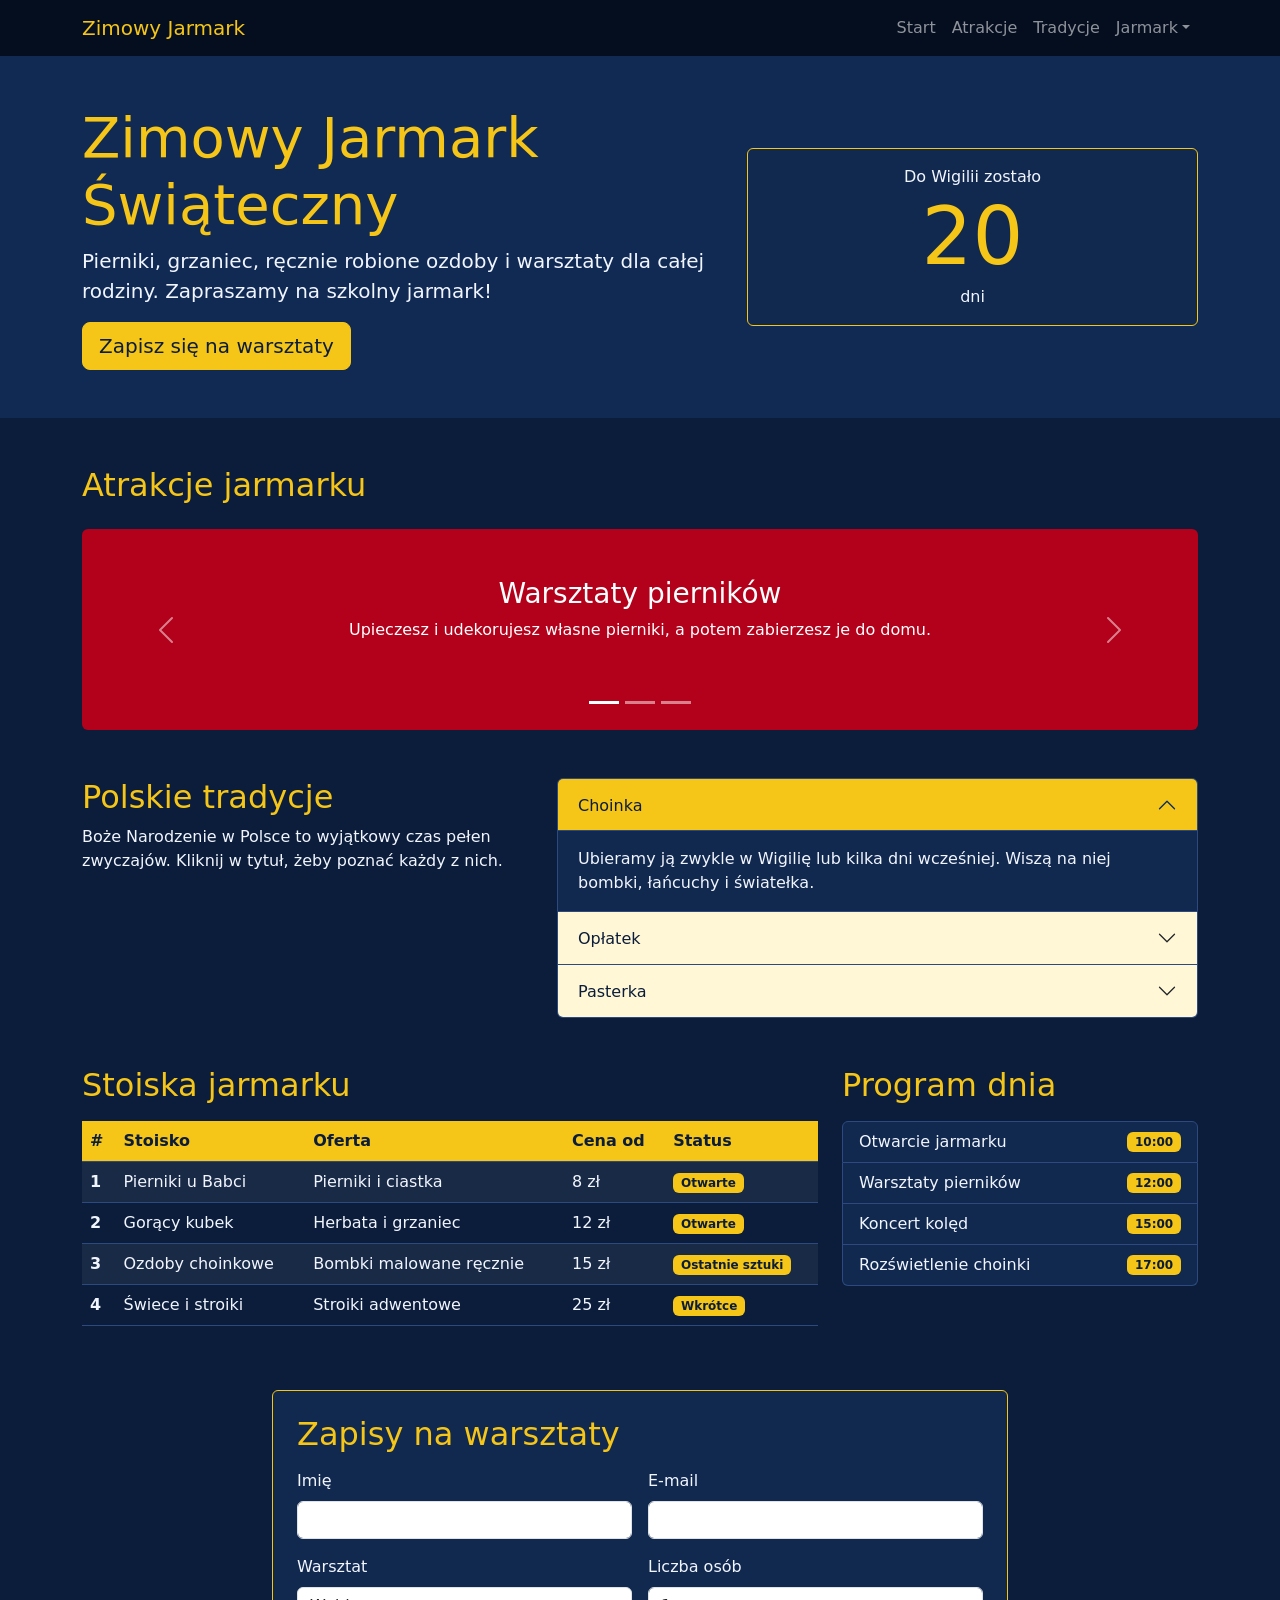
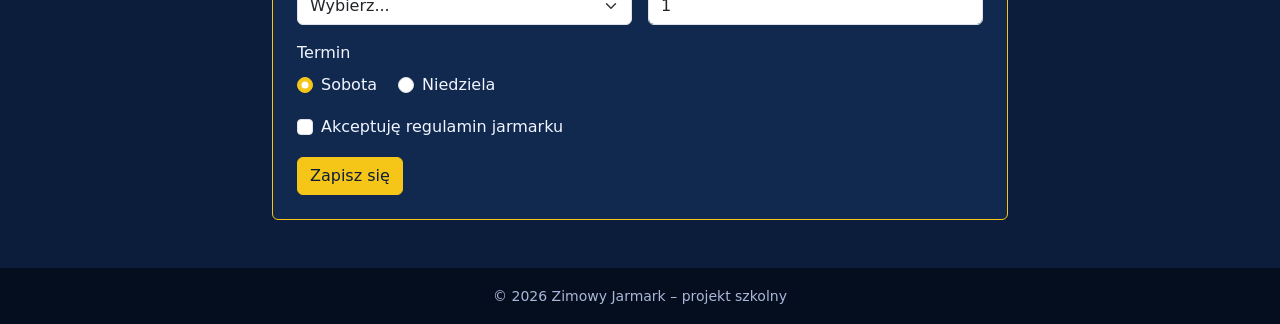
<file: boostrap/zaawansowana-2pliki.html>
<!DOCTYPE html>
<html lang="pl">
<head>
  <meta charset="UTF-8">
  <meta name="viewport" content="width=device-width, initial-scale=1">
  <title>Zimowy Jarmark</title>
  <link href="https://cdn.jsdelivr.net/npm/bootstrap@5.3.3/dist/css/bootstrap.min.css" rel="stylesheet">
  <link href="zaawansowana.css" rel="stylesheet">
</head>
<body>

  <!-- NAWIGACJA (z rozwijanym menu) -->
  <nav class="navbar navbar-expand-lg navbar-dark sticky-top">
    <div class="container">
      <a class="navbar-brand" href="#div1">Zimowy Jarmark</a>
      <button class="navbar-toggler" type="button" data-bs-toggle="collapse" data-bs-target="#menu1"
              aria-controls="menu1" aria-expanded="false" aria-label="Pokaż menu">
        <span class="navbar-toggler-icon"></span>
      </button>
      <div class="collapse navbar-collapse" id="menu1">
        <ul class="navbar-nav ms-auto">
          <li class="nav-item"><a class="nav-link" href="#div1">Start</a></li>
          <li class="nav-item"><a class="nav-link" href="#div2">Atrakcje</a></li>
          <li class="nav-item"><a class="nav-link" href="#div3">Tradycje</a></li>
          <li class="nav-item dropdown">
            <a class="nav-link dropdown-toggle" href="#" role="button" data-bs-toggle="dropdown" aria-expanded="false">Jarmark</a>
            <ul class="dropdown-menu dropdown-menu-end">
              <li><a class="dropdown-item" href="#div4">Stoiska i program</a></li>
              <li><a class="dropdown-item" href="#div5">Zapisy na warsztaty</a></li>
            </ul>
          </li>
        </ul>
      </div>
    </div>
  </nav>

  <!-- BANER + ODLICZANIE -->
  <header id="div1" class="py-5">
    <div class="container">
      <div class="row align-items-center g-4">
        <div class="col-lg-7">
          <h1 class="display-4">Zimowy Jarmark Świąteczny</h1>
          <p class="lead">Pierniki, grzaniec, ręcznie robione ozdoby i warsztaty dla całej rodziny. Zapraszamy na szkolny jarmark!</p>
          <a href="#div5" class="btn btn-lg">Zapisz się na warsztaty</a>
        </div>
        <div class="col-lg-5">
          <div class="card text-center">
            <div class="card-body">
              <p class="mb-0">Do Wigilii zostało</p>
              <div class="display-1" id="odliczanie1">0</div>
              <p class="mb-0">dni</p>
            </div>
          </div>
        </div>
      </div>
    </div>
  </header>

  <!-- KARUZELA -->
  <section id="div2" class="container my-5">
    <h2 class="mb-4">Atrakcje jarmarku</h2>
    <div id="carousel1" class="carousel slide" data-bs-ride="carousel">
      <div class="carousel-indicators">
        <button type="button" data-bs-target="#carousel1" data-bs-slide-to="0" class="active" aria-label="Slajd 1"></button>
        <button type="button" data-bs-target="#carousel1" data-bs-slide-to="1" aria-label="Slajd 2"></button>
        <button type="button" data-bs-target="#carousel1" data-bs-slide-to="2" aria-label="Slajd 3"></button>
      </div>
      <div class="carousel-inner rounded">
        <div class="carousel-item active text-center py-5">
          <h3>Warsztaty pierników</h3>
          <p class="pb-4">Upieczesz i udekorujesz własne pierniki, a potem zabierzesz je do domu.</p>
        </div>
        <div class="carousel-item text-center py-5">
          <h3>Koncert kolęd</h3>
          <p class="pb-4">Szkolny chór zaśpiewa najpiękniejsze polskie kolędy.</p>
        </div>
        <div class="carousel-item text-center py-5">
          <h3>Rozświetlenie choinki</h3>
          <p class="pb-4">Wieczorem zapalimy światełka na wielkiej choince przed szkołą.</p>
        </div>
      </div>
      <button class="carousel-control-prev" type="button" data-bs-target="#carousel1" data-bs-slide="prev">
        <span class="carousel-control-prev-icon" aria-hidden="true"></span>
        <span class="visually-hidden">Poprzedni</span>
      </button>
      <button class="carousel-control-next" type="button" data-bs-target="#carousel1" data-bs-slide="next">
        <span class="carousel-control-next-icon" aria-hidden="true"></span>
        <span class="visually-hidden">Następny</span>
      </button>
    </div>
  </section>

  <!-- TRADYCJE (akordeon) -->
  <section id="div3" class="container my-5">
    <div class="row g-4">
      <div class="col-lg-5">
        <h2>Polskie tradycje</h2>
        <p>Boże Narodzenie w Polsce to wyjątkowy czas pełen zwyczajów. Kliknij w tytuł, żeby poznać każdy z nich.</p>
      </div>
      <div class="col-lg-7">
        <div class="accordion" id="accordion1">
          <div class="accordion-item">
            <h3 class="accordion-header">
              <button class="accordion-button" type="button" data-bs-toggle="collapse" data-bs-target="#collapse1">Choinka</button>
            </h3>
            <div id="collapse1" class="accordion-collapse collapse show" data-bs-parent="#accordion1">
              <div class="accordion-body">Ubieramy ją zwykle w Wigilię lub kilka dni wcześniej. Wiszą na niej bombki, łańcuchy i światełka.</div>
            </div>
          </div>
          <div class="accordion-item">
            <h3 class="accordion-header">
              <button class="accordion-button collapsed" type="button" data-bs-toggle="collapse" data-bs-target="#collapse2">Opłatek</button>
            </h3>
            <div id="collapse2" class="accordion-collapse collapse" data-bs-parent="#accordion1">
              <div class="accordion-body">Przed wieczerzą dzielimy się opłatkiem i składamy sobie życzenia.</div>
            </div>
          </div>
          <div class="accordion-item">
            <h3 class="accordion-header">
              <button class="accordion-button collapsed" type="button" data-bs-toggle="collapse" data-bs-target="#collapse3">Pasterka</button>
            </h3>
            <div id="collapse3" class="accordion-collapse collapse" data-bs-parent="#accordion1">
              <div class="accordion-body">To uroczysta msza odprawiana o północy w noc Bożego Narodzenia.</div>
            </div>
          </div>
        </div>
      </div>
    </div>
  </section>

  <!-- TABELA + PROGRAM (dwie kolumny) -->
  <section id="div4" class="container my-5">
    <div class="row g-4">
      <div class="col-lg-8">
        <h2 class="mb-3">Stoiska jarmarku</h2>
        <div class="table-responsive">
          <table id="tabela1" class="table table-striped table-hover align-middle">
            <thead>
              <tr>
                <th scope="col">#</th>
                <th scope="col">Stoisko</th>
                <th scope="col">Oferta</th>
                <th scope="col">Cena od</th>
                <th scope="col">Status</th>
              </tr>
            </thead>
            <tbody>
              <tr>
                <th scope="row">1</th>
                <td>Pierniki u Babci</td>
                <td>Pierniki i ciastka</td>
                <td>8 zł</td>
                <td><span class="badge">Otwarte</span></td>
              </tr>
              <tr>
                <th scope="row">2</th>
                <td>Gorący kubek</td>
                <td>Herbata i grzaniec</td>
                <td>12 zł</td>
                <td><span class="badge">Otwarte</span></td>
              </tr>
              <tr>
                <th scope="row">3</th>
                <td>Ozdoby choinkowe</td>
                <td>Bombki malowane ręcznie</td>
                <td>15 zł</td>
                <td><span class="badge">Ostatnie sztuki</span></td>
              </tr>
              <tr>
                <th scope="row">4</th>
                <td>Świece i stroiki</td>
                <td>Stroiki adwentowe</td>
                <td>25 zł</td>
                <td><span class="badge">Wkrótce</span></td>
              </tr>
            </tbody>
          </table>
        </div>
      </div>
      <div class="col-lg-4">
        <h2 class="mb-3">Program dnia</h2>
        <ul class="list-group">
          <li class="list-group-item d-flex justify-content-between align-items-center">Otwarcie jarmarku <span class="badge">10:00</span></li>
          <li class="list-group-item d-flex justify-content-between align-items-center">Warsztaty pierników <span class="badge">12:00</span></li>
          <li class="list-group-item d-flex justify-content-between align-items-center">Koncert kolęd <span class="badge">15:00</span></li>
          <li class="list-group-item d-flex justify-content-between align-items-center">Rozświetlenie choinki <span class="badge">17:00</span></li>
        </ul>
      </div>
    </div>
  </section>

  <!-- FORMULARZ -->
  <section id="div5" class="container my-5">
    <div class="row justify-content-center">
      <div class="col-lg-8">
        <div class="card">
          <div class="card-body p-4">
            <h2 class="mb-3">Zapisy na warsztaty</h2>
            <form id="formularz1" class="row g-3 needs-validation" novalidate>
              <div class="col-md-6">
                <label for="pole1" class="form-label">Imię</label>
                <input type="text" class="form-control" id="pole1" required>
                <div class="invalid-feedback">Podaj imię.</div>
              </div>
              <div class="col-md-6">
                <label for="pole2" class="form-label">E-mail</label>
                <input type="email" class="form-control" id="pole2" required>
                <div class="invalid-feedback">Podaj poprawny adres e-mail.</div>
              </div>
              <div class="col-md-6">
                <label for="pole3" class="form-label">Warsztat</label>
                <select class="form-select" id="pole3" required>
                  <option value="" selected disabled>Wybierz...</option>
                  <option>Pieczenie pierników</option>
                  <option>Ozdoby choinkowe</option>
                  <option>Stroiki adwentowe</option>
                </select>
                <div class="invalid-feedback">Wybierz warsztat.</div>
              </div>
              <div class="col-md-6">
                <label for="pole4" class="form-label">Liczba osób</label>
                <input type="number" class="form-control" id="pole4" min="1" max="6" value="1" required>
                <div class="invalid-feedback">Podaj liczbę osób (1–6).</div>
              </div>
              <div class="col-12">
                <label class="form-label d-block">Termin</label>
                <div class="form-check form-check-inline">
                  <input class="form-check-input" type="radio" name="radio" id="radio1" checked>
                  <label class="form-check-label" for="radio1">Sobota</label>
                </div>
                <div class="form-check form-check-inline">
                  <input class="form-check-input" type="radio" name="radio" id="radio2">
                  <label class="form-check-label" for="radio2">Niedziela</label>
                </div>
              </div>
              <div class="col-12">
                <div class="form-check">
                  <input class="form-check-input" type="checkbox" id="pole5" required>
                  <label class="form-check-label" for="pole5">Akceptuję regulamin jarmarku</label>
                  <div class="invalid-feedback">Zaznacz, aby wysłać zgłoszenie.</div>
                </div>
              </div>
              <div class="col-12">
                <button class="btn" type="submit">Zapisz się</button>
              </div>
            </form>
          </div>
        </div>
      </div>
    </div>
  </section>

  <!-- OKNO MODALNE PO WYSŁANIU -->
  <div class="modal fade" id="modal1" tabindex="-1" aria-hidden="true">
    <div class="modal-dialog modal-dialog-centered">
      <div class="modal-content">
        <div class="modal-header">
          <h2 class="modal-title h5">Dziękujemy!</h2>
        </div>
        <div class="modal-body">
          Zapisano uczestnika: <strong id="tekst1"></strong>. Do zobaczenia na jarmarku!
        </div>
        <div class="modal-footer">
          <button type="button" class="btn" data-bs-dismiss="modal">Zamknij</button>
        </div>
      </div>
    </div>
  </div>

  <!-- STOPKA -->
  <footer class="text-center py-3">
    <small>&copy; 2026 Zimowy Jarmark – projekt szkolny</small>
  </footer>

  <script src="https://cdn.jsdelivr.net/npm/bootstrap@5.3.3/dist/js/bootstrap.bundle.min.js"></script>
  <script>
    // Odliczanie dni do Wigilii
    const teraz = new Date();
    let wigilia = new Date(teraz.getFullYear(), 11, 24, 18, 0, 0);
    if (teraz > wigilia) {
      wigilia = new Date(teraz.getFullYear() + 1, 11, 24, 18, 0, 0);
    }
    const dni = Math.ceil((wigilia - teraz) / (1000 * 60 * 60 * 24));
    document.getElementById('odliczanie1').textContent = dni;

    // Walidacja formularza i okno modalne
    const form = document.getElementById('formularz1');
    form.addEventListener('submit', function (e) {
      e.preventDefault();
      if (form.checkValidity()) {
        document.getElementById('tekst1').textContent = document.getElementById('pole1').value;
        new bootstrap.Modal(document.getElementById('modal1')).show();
        form.reset();
        form.classList.remove('was-validated');
      } else {
        form.classList.add('was-validated');
      }
    });
  </script>
</body>
</html>
</file>
<file: boostrap/css.css>
/* Kolory strony - układ robi Bootstrap, tutaj są tylko kolory */

body {
  background-color: #f8f4ec;
  color: #2b2b2b;
}

/* nawigacja */
nav {
  background-color: #b3001b;
}

/* baner */
#div1 {
  background-color: #165b33;
  color: #ffffff;
}

/* nagłówki sekcji i tytuły kart */
h2 {
  color: #b3001b;
}

.card {
  --bs-card-border-color: #b3001b;
}

.card-title {
  color: #165b33;
}

/* tabela */
#tabela1 thead {
  --bs-table-bg: #165b33;
  --bs-table-color: #ffffff;
}

/* przyciski */
.btn {
  --bs-btn-color: #ffffff;
  --bs-btn-bg: #b3001b;
  --bs-btn-border-color: #b3001b;
  --bs-btn-hover-color: #ffffff;
  --bs-btn-hover-bg: #8a0015;
  --bs-btn-hover-border-color: #8a0015;
  --bs-btn-active-color: #ffffff;
  --bs-btn-active-bg: #8a0015;
  --bs-btn-active-border-color: #8a0015;
}

/* zaznaczone pola formularza */
.form-check-input:checked {
  background-color: #b3001b;
  border-color: #b3001b;
}

/* komunikat po wysłaniu */
.alert {
  --bs-alert-color: #0f3d22;
  --bs-alert-bg: #d9efe1;
  --bs-alert-border-color: #165b33;
}
</file>
<file: boostrap/prosta.css>
/* Kolory strony "Świąteczne pierniczki" - układ robi Bootstrap */

body {
  background-color: #fff4e0;
  color: #4a2c12;
}

/* nawigacja i stopka */
nav,
footer {
  background-color: #6b3e1b;
}

footer {
  color: #ffffff;
}

.navbar-brand {
  color: #ffd27a;
}

/* nagłówki */
h1,
h2 {
  color: #8a2b1c;
}

/* lista do ozdabiania */
.list-group {
  --bs-list-group-bg: #ffe2b0;
  --bs-list-group-color: #4a2c12;
  --bs-list-group-border-color: #e6b86a;
}

/* tabela */
.table {
  --bs-table-color: #4a2c12;
  --bs-table-bg: #ffe9c4;
  --bs-table-striped-bg: #ffdca0;
  --bs-table-striped-color: #4a2c12;
  --bs-table-border-color: #e6b86a;
}

#tabela1 thead {
  --bs-table-bg: #8a2b1c;
  --bs-table-color: #ffffff;
}

/* przycisk */
.btn {
  --bs-btn-color: #ffffff;
  --bs-btn-bg: #8a2b1c;
  --bs-btn-border-color: #8a2b1c;
  --bs-btn-hover-color: #ffffff;
  --bs-btn-hover-bg: #6e2115;
  --bs-btn-hover-border-color: #6e2115;
  --bs-btn-active-color: #ffffff;
  --bs-btn-active-bg: #6e2115;
  --bs-btn-active-border-color: #6e2115;
}

/* zaznaczone pole formularza */
.form-check-input:checked {
  background-color: #8a2b1c;
  border-color: #8a2b1c;
}
</file>
<file: boostrap/zaawansowana.css>
/* Kolory strony "Zimowy Jarmark" - układ robi Bootstrap */

body {
  background-color: #0b1d3a;
  color: #f1f5ff;
}

/* nawigacja i stopka */
nav,
footer {
  background-color: #050e1f;
}

footer {
  color: #aab7d6;
}

.navbar-brand {
  color: #f5c518;
}

/* baner */
#div1 {
  background-color: #102a54;
}

/* złote nagłówki */
h1,
h2,
#odliczanie1 {
  color: #f5c518;
}

/* karty */
.card {
  --bs-card-bg: #12294f;
  --bs-card-color: #f1f5ff;
  --bs-card-border-color: #f5c518;
}

/* karuzela */
.carousel-item {
  color: #ffffff;
}

.carousel-item:nth-child(1) {
  background-color: #b3001b;
}

.carousel-item:nth-child(2) {
  background-color: #165b33;
}

.carousel-item:nth-child(3) {
  background-color: #1f4e9c;
}

/* akordeon */
.accordion {
  --bs-accordion-bg: #12294f;
  --bs-accordion-color: #f1f5ff;
  --bs-accordion-border-color: #2c4a80;
  --bs-accordion-btn-bg: #fff7d6;
  --bs-accordion-btn-color: #0b1d3a;
  --bs-accordion-active-bg: #f5c518;
  --bs-accordion-active-color: #0b1d3a;
}

/* tabela */
.table {
  --bs-table-color: #f1f5ff;
  --bs-table-bg: transparent;
  --bs-table-border-color: #2c4a80;
  --bs-table-striped-bg: rgba(255, 255, 255, 0.06);
  --bs-table-striped-color: #f1f5ff;
  --bs-table-hover-bg: rgba(245, 197, 24, 0.15);
  --bs-table-hover-color: #f1f5ff;
}

#tabela1 thead {
  --bs-table-bg: #f5c518;
  --bs-table-color: #0b1d3a;
}

/* lista programu */
.list-group {
  --bs-list-group-bg: #12294f;
  --bs-list-group-color: #f1f5ff;
  --bs-list-group-border-color: #2c4a80;
}

/* plakietki */
.badge {
  background-color: #f5c518;
  color: #0b1d3a;
}

/* menu rozwijane */
.dropdown-menu {
  --bs-dropdown-bg: #12294f;
  --bs-dropdown-color: #f1f5ff;
  --bs-dropdown-link-color: #f1f5ff;
  --bs-dropdown-link-hover-bg: #f5c518;
  --bs-dropdown-link-hover-color: #0b1d3a;
  --bs-dropdown-border-color: #f5c518;
}

/* okno modalne */
.modal-content {
  --bs-modal-bg: #12294f;
  --bs-modal-color: #f1f5ff;
}

/* przyciski */
.btn {
  --bs-btn-color: #0b1d3a;
  --bs-btn-bg: #f5c518;
  --bs-btn-border-color: #f5c518;
  --bs-btn-hover-color: #0b1d3a;
  --bs-btn-hover-bg: #ffd84d;
  --bs-btn-hover-border-color: #ffd84d;
  --bs-btn-active-color: #0b1d3a;
  --bs-btn-active-bg: #ffd84d;
  --bs-btn-active-border-color: #ffd84d;
}

/* zaznaczone pola formularza */
.form-check-input:checked {
  background-color: #f5c518;
  border-color: #f5c518;
}
</file>
